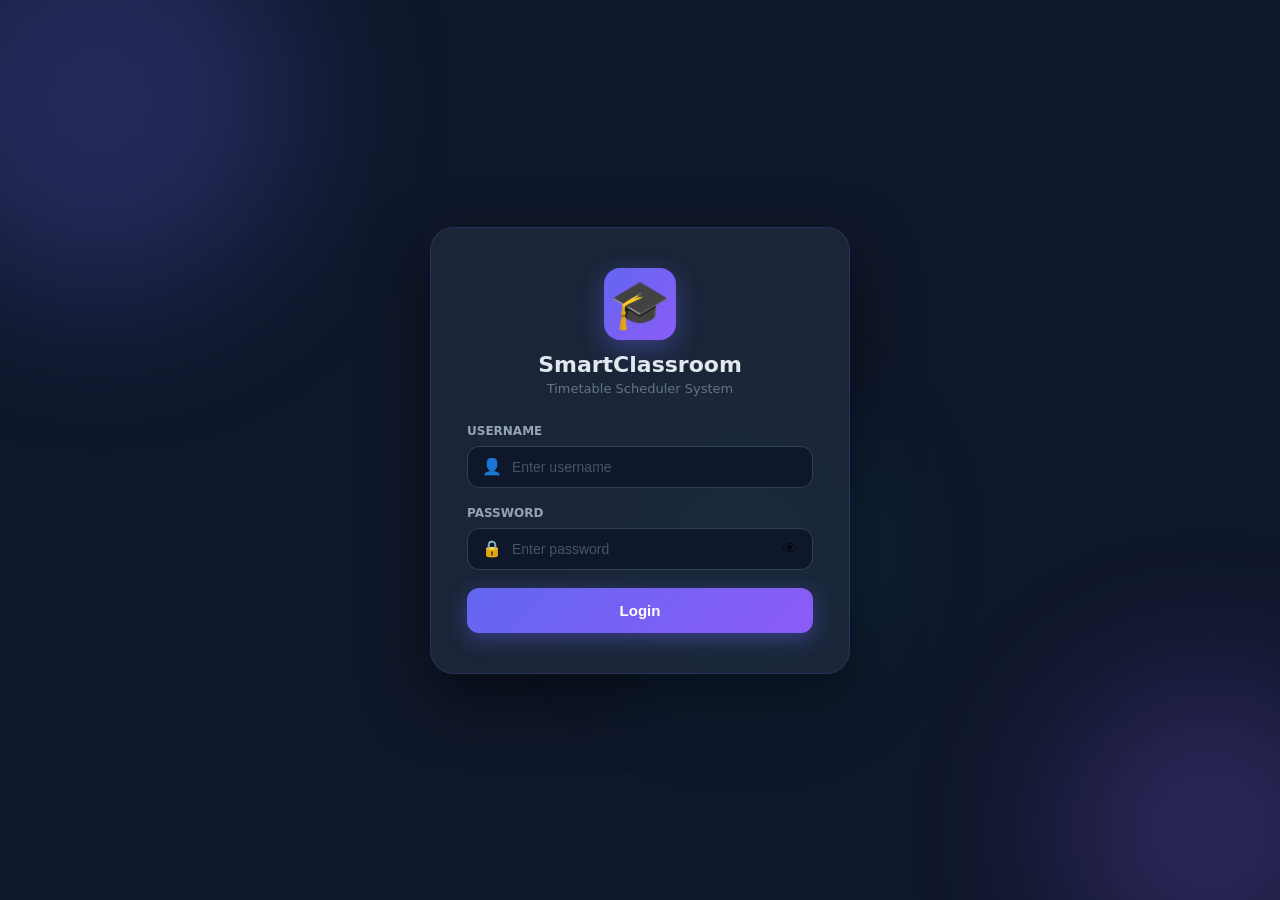
<file: index.html>
<!DOCTYPE html>
<html lang="en">
<head>
  <meta charset="UTF-8" />
  <meta name="viewport" content="width=device-width, initial-scale=1.0"/>
  <title>SmartClassroom - Login</title>
  <link rel="stylesheet" href="style.css" />
</head>
<body>

  <div class="bg-shapes">
    <div class="shape s1"></div>
    <div class="shape s2"></div>
    <div class="shape s3"></div>
  </div>

  <div class="login-wrapper">
    <div class="login-card">

      <div class="logo">
        <div class="logo-icon">🎓</div>
        <h1>SmartClassroom</h1>
        <p>Timetable Scheduler System</p>
      </div>

      <form id="loginForm" onsubmit="handleLogin(event)">

        <div class="input-group">
          <label>USERNAME</label>
          <div class="input-box">
            <span class="icon">👤</span>
            <input type="text" id="username"
                   placeholder="Enter username" required />
          </div>
        </div>

        <div class="input-group">
          <label>PASSWORD</label>
          <div class="input-box">
            <span class="icon">🔒</span>
            <input type="password" id="password"
                   placeholder="Enter password" required />
            <span class="toggle-pw" onclick="togglePw()">👁</span>
          </div>
        </div>

        <div id="error-msg" class="error-msg"></div>

        <button type="submit" class="login-btn">
          <span id="btn-text">Login</span>
        </button>

      </form>

    </div>
  </div>

  <script src="app.js"></script>
</body>
</html>
</file>
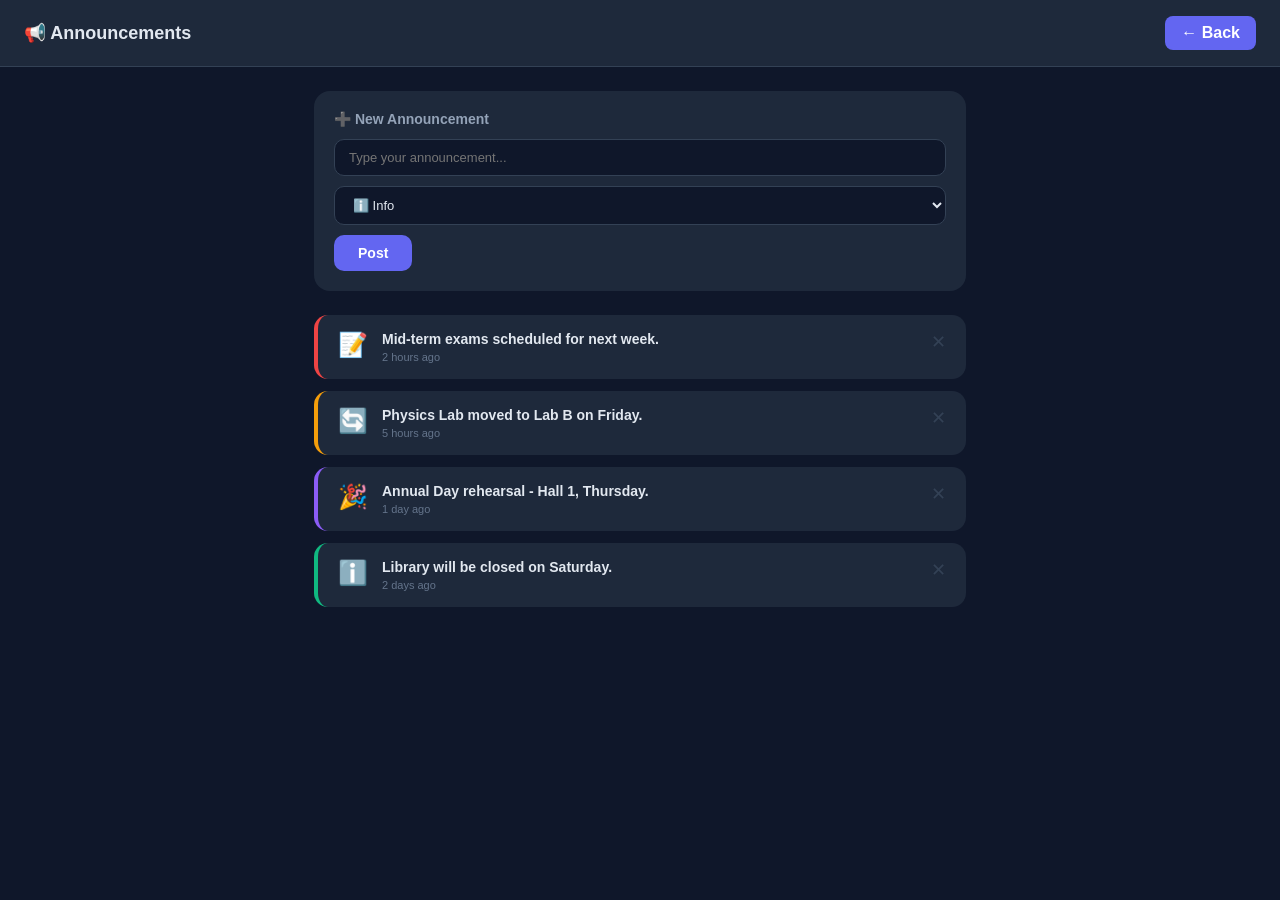
<file: announcements.html>
<!DOCTYPE html>
<html lang="en">
<head>
  <meta charset="UTF-8" />
  <meta name="viewport" content="width=device-width, initial-scale=1.0"/>
  <title>SmartClassroom - Announcements</title>
  <style>
    * { margin: 0; padding: 0; box-sizing: border-box; }
    body { font-family: 'Segoe UI', sans-serif; background: #0f172a; color: #e2e8f0; }

    .navbar {
      background: #1e293b;
      padding: 16px 24px;
      display: flex;
      align-items: center;
      justify-content: space-between;
      border-bottom: 1px solid #334155;
    }
    .navbar h1 { font-size: 18px; }
    .back-btn {
      background: #6366f1;
      color: #fff;
      border: none;
      padding: 8px 16px;
      border-radius: 8px;
      font-weight: 700;
      text-decoration: none;
    }

    .container { padding: 24px; max-width: 700px; margin: 0 auto; }

    .add-box {
      background: #1e293b;
      border-radius: 16px;
      padding: 20px;
      margin-bottom: 24px;
    }
    .add-box h2 { font-size: 14px; color: #94a3b8; margin-bottom: 12px; }
    .add-box input {
      width: 100%;
      background: #0f172a;
      border: 1.5px solid #334155;
      border-radius: 10px;
      padding: 10px 14px;
      color: #e2e8f0;
      font-size: 13px;
      margin-bottom: 10px;
      outline: none;
    }
    .add-box input:focus { border-color: #6366f1; }
    .add-box select {
      width: 100%;
      background: #0f172a;
      border: 1.5px solid #334155;
      border-radius: 10px;
      padding: 10px 14px;
      color: #e2e8f0;
      font-size: 13px;
      margin-bottom: 10px;
      outline: none;
    }
    .post-btn {
      background: #6366f1;
      color: #fff;
      border: none;
      padding: 10px 24px;
      border-radius: 10px;
      font-weight: 700;
      cursor: pointer;
      font-size: 14px;
    }
    .post-btn:hover { background: #4f46e5; }

    .list { display: flex; flex-direction: column; gap: 12px; }

    .ann-card {
      background: #1e293b;
      border-radius: 14px;
      padding: 16px 20px;
      display: flex;
      gap: 14px;
      align-items: flex-start;
      border-left: 4px solid #6366f1;
    }
    .ann-card .icon { font-size: 24px; }
    .ann-card .text { flex: 1; }
    .ann-card .text h3 { font-size: 14px; font-weight: 600; margin-bottom: 4px; }
    .ann-card .text p  { font-size: 11px; color: #64748b; }
    .ann-card .del-btn {
      background: none;
      border: none;
      color: #334155;
      cursor: pointer;
      font-size: 18px;
    }
    .ann-card .del-btn:hover { color: #ef4444; }
  </style>
</head>
<body>

  <div class="navbar">
    <h1>📢 Announcements</h1>
    <a class="back-btn" href="dashboard.html">← Back</a>
  </div>

  <div class="container">

    <div class="add-box">
      <h2>➕ New Announcement</h2>
      <input type="text" id="ann-text" placeholder="Type your announcement..." />
      <select id="ann-type">
        <option value="info">ℹ️ Info</option>
        <option value="exam">📝 Exam</option>
        <option value="event">🎉 Event</option>
        <option value="change">🔄 Schedule Change</option>
      </select>
      <button class="post-btn" onclick="addAnn()">Post</button>
    </div>

    <div class="list" id="ann-list"></div>

  </div>

  <script>
    const typeConfig = {
      info:   { icon: 'ℹ️',  color: '#10b981' },
      exam:   { icon: '📝', color: '#ef4444' },
      event:  { icon: '🎉', color: '#8b5cf6' },
      change: { icon: '🔄', color: '#f59e0b' },
    };

    let announcements = [
      { id: 1, text: 'Mid-term exams scheduled for next week.', type: 'exam',   time: '2 hours ago' },
      { id: 2, text: 'Physics Lab moved to Lab B on Friday.',   type: 'change', time: '5 hours ago' },
      { id: 3, text: 'Annual Day rehearsal - Hall 1, Thursday.', type: 'event', time: '1 day ago'   },
      { id: 4, text: 'Library will be closed on Saturday.',      type: 'info',  time: '2 days ago'  },
    ];

    function render() {
      const list = document.getElementById('ann-list');
      list.innerHTML = '';
      announcements.forEach(a => {
        const cfg = typeConfig[a.type];
        const card = document.createElement('div');
        card.className = 'ann-card';
        card.style.borderColor = cfg.color;
        card.innerHTML = `
          <div class="icon">${cfg.icon}</div>
          <div class="text">
            <h3>${a.text}</h3>
            <p>${a.time}</p>
          </div>
          <button class="del-btn" onclick="deleteAnn(${a.id})">✕</button>
        `;
        list.appendChild(card);
      });
    }

    function addAnn() {
      const text = document.getElementById('ann-text').value.trim();
      const type = document.getElementById('ann-type').value;
      if (!text) return;
      announcements.unshift({ id: Date.now(), text, type, time: 'Just now' });
      document.getElementById('ann-text').value = '';
      render();
    }

    function deleteAnn(id) {
      announcements = announcements.filter(a => a.id !== id);
      render();
    }

    render();
  </script>

</body>
</html>
</file>
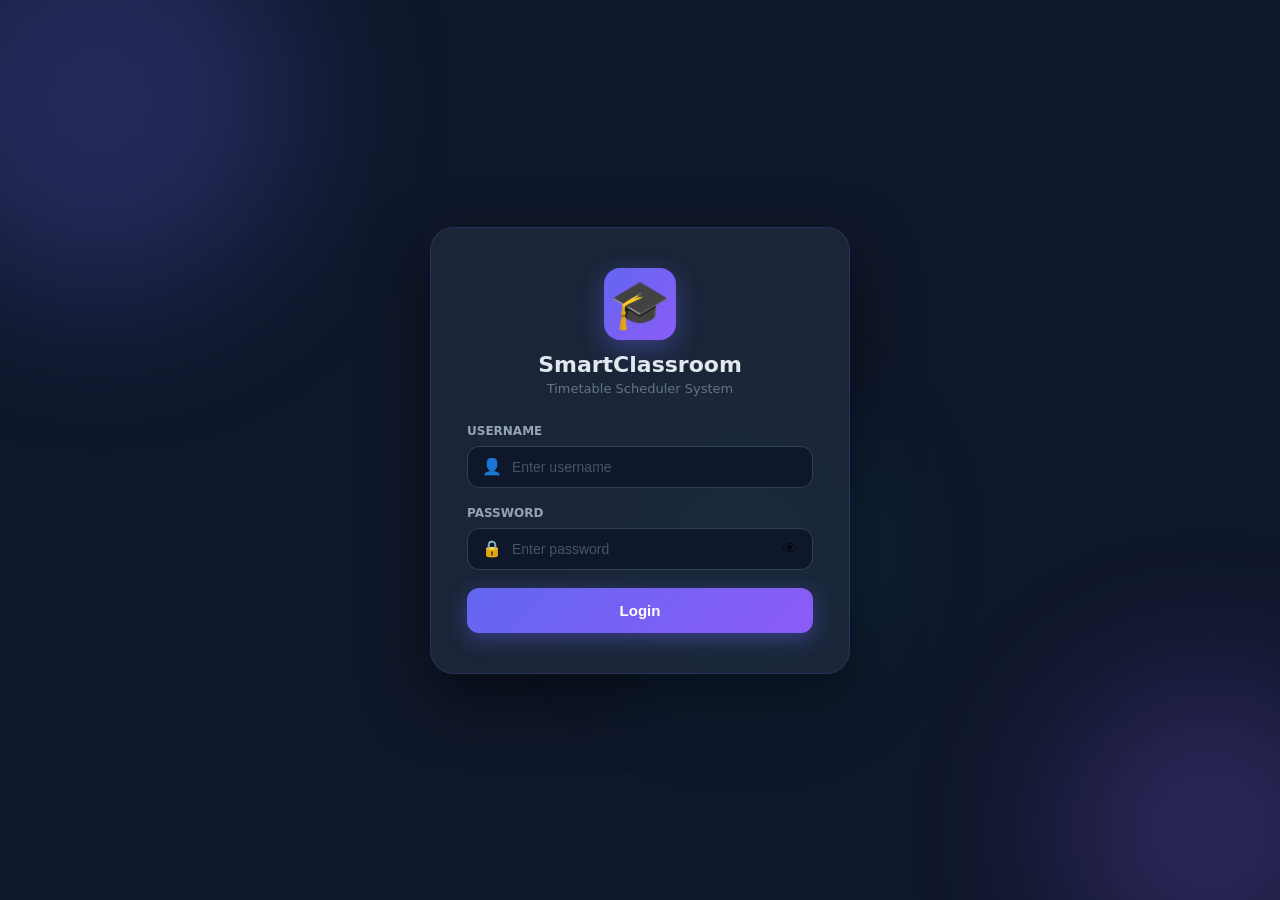
<file: dashboard.html>
<!DOCTYPE html>
<html lang="en">
<head>
  <meta charset="UTF-8" />
  <meta name="viewport" content="width=device-width, initial-scale=1.0"/>
  <title>SmartClassroom - Dashboard</title>
  <style>
    * { margin: 0; padding: 0; box-sizing: border-box; }
    body { font-family: 'Segoe UI', sans-serif; background: #0f172a; color: #e2e8f0; }

    .navbar {
      background: #1e293b;
      padding: 16px 24px;
      display: flex;
      align-items: center;
      justify-content: space-between;
      border-bottom: 1px solid #334155;
    }
    .navbar h1 { font-size: 18px; }
    .logout-btn {
      background: #ef4444;
      color: #fff;
      border: none;
      padding: 8px 16px;
      border-radius: 8px;
      cursor: pointer;
      font-weight: 700;
    }

    .welcome {
      text-align: center;
      padding: 32px 24px 8px;
      font-size: 16px;
      color: #94a3b8;
    }
    .welcome span { color: #6366f1; font-weight: 700; }

    .menu {
      display: grid;
      grid-template-columns: repeat(2, 1fr);
      gap: 16px;
      padding: 24px;
      max-width: 600px;
      margin: 0 auto;
    }
    .menu-card {
      background: #1e293b;
      border-radius: 16px;
      padding: 28px 20px;
      text-align: center;
      cursor: pointer;
      border: 2px solid transparent;
      transition: all 0.2s;
      text-decoration: none;
    }
    .menu-card:hover {
      border-color: #6366f1;
      transform: translateY(-4px);
    }
    .menu-card .icon { font-size: 40px; margin-bottom: 12px; }
    .menu-card h2 { color: #e2e8f0; font-size: 15px; font-weight: 700; }
    .menu-card p  { color: #64748b; font-size: 12px; margin-top: 4px; }
  </style>
</head>
<body>

  <div class="navbar">
    <h1>🎓 SmartClassroom</h1>
    <div style="display:flex; align-items:center; gap:12px;">
      <span id="username-show" style="color:#64748b; font-size:13px;"></span>
      <button class="logout-btn" onclick="logout()">Logout</button>
    </div>
  </div>

  <div class="welcome">
    <p>Welcome, <span id="welcome-name"></span>! 👋</p>
  </div>

  <div class="menu">
    <a class="menu-card" href="timetable.html">
      <div class="icon">📅</div>
      <h2>Timetable</h2>
      <p>View & manage schedule</p>
    </a>
    <a class="menu-card" href="subjects.html">
      <div class="icon">📚</div>
      <h2>Subjects</h2>
      <p>Manage subjects</p>
    </a>
    <a class="menu-card" href="rooms.html">
      <div class="icon">🏫</div>
      <h2>Rooms</h2>
      <p>Classroom details</p>
    </a>
    <a class="menu-card" href="announcements.html">
      <div class="icon">📢</div>
      <h2>Announcements</h2>
      <p>Latest updates</p>
    </a>
  </div>

  <script>
    const user = sessionStorage.getItem('user');
    if (!user) {
      window.location.href = 'index.html';
    }
    document.getElementById('username-show').textContent = user;
    document.getElementById('welcome-name').textContent = user;

    function logout() {
      sessionStorage.clear();
      window.location.href = 'index.html';
    }
  </script>

</body>
</html>
</file>
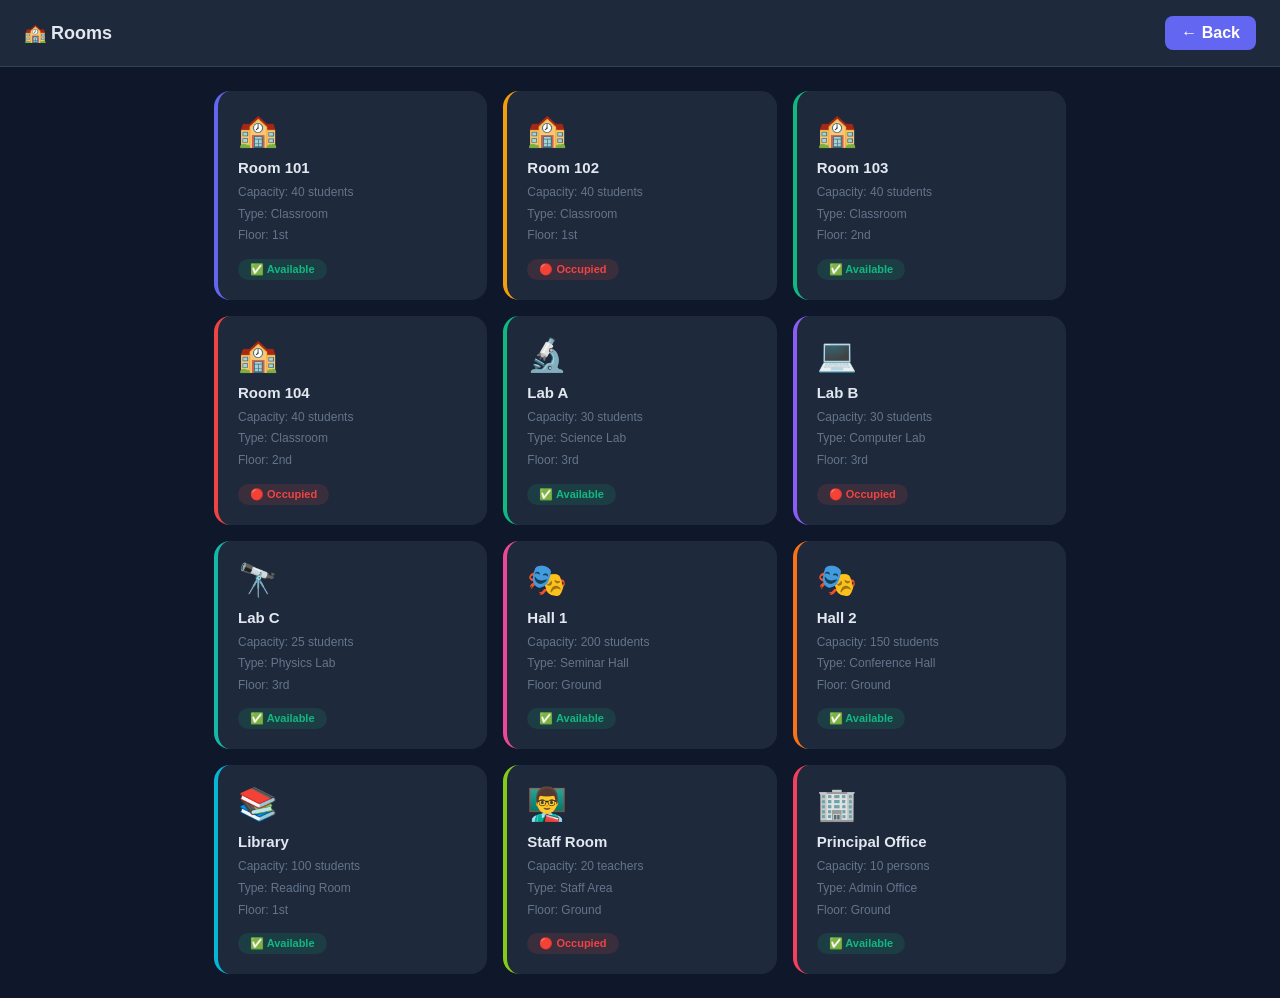
<file: rooms.html>
<!DOCTYPE html>
<html lang="en">
<head>
  <meta charset="UTF-8" />
  <meta name="viewport" content="width=device-width, initial-scale=1.0"/>
  <title>SmartClassroom - Rooms</title>
  <style>
    * { margin: 0; padding: 0; box-sizing: border-box; }
    body { font-family: 'Segoe UI', sans-serif; background: #0f172a; color: #e2e8f0; }

    .navbar {
      background: #1e293b;
      padding: 16px 24px;
      display: flex;
      align-items: center;
      justify-content: space-between;
      border-bottom: 1px solid #334155;
    }
    .navbar h1 { font-size: 18px; }
    .back-btn {
      background: #6366f1;
      color: #fff;
      border: none;
      padding: 8px 16px;
      border-radius: 8px;
      font-weight: 700;
      text-decoration: none;
    }

    .container { padding: 24px; max-width: 900px; margin: 0 auto; }

    .cards {
      display: grid;
      grid-template-columns: repeat(auto-fill, minmax(220px, 1fr));
      gap: 16px;
    }

    .card {
      background: #1e293b;
      border-radius: 16px;
      padding: 20px;
      border-left: 4px solid #6366f1;
    }
    .card .icon { font-size: 32px; margin-bottom: 10px; }
    .card h2 { font-size: 15px; font-weight: 700; margin-bottom: 6px; }
    .card p { font-size: 12px; color: #64748b; line-height: 1.8; }
    .card .status {
      margin-top: 12px;
      display: inline-block;
      padding: 4px 12px;
      border-radius: 20px;
      font-size: 11px;
      font-weight: 700;
    }
    .available { background: #10b98122; color: #10b981; }
    .occupied  { background: #ef444422; color: #ef4444; }
  </style>
</head>
<body>

  <div class="navbar">
    <h1>🏫 Rooms</h1>
    <a class="back-btn" href="dashboard.html">← Back</a>
  </div>

  <div class="container">
    <div class="cards">

      <div class="card" style="border-color:#6366f1;">
        <div class="icon">🏫</div>
        <h2>Room 101</h2>
        <p>Capacity: 40 students<br/>Type: Classroom<br/>Floor: 1st</p>
        <span class="status available">✅ Available</span>
      </div>

      <div class="card" style="border-color:#f59e0b;">
        <div class="icon">🏫</div>
        <h2>Room 102</h2>
        <p>Capacity: 40 students<br/>Type: Classroom<br/>Floor: 1st</p>
        <span class="status occupied">🔴 Occupied</span>
      </div>

      <div class="card" style="border-color:#10b981;">
        <div class="icon">🏫</div>
        <h2>Room 103</h2>
        <p>Capacity: 40 students<br/>Type: Classroom<br/>Floor: 2nd</p>
        <span class="status available">✅ Available</span>
      </div>

      <div class="card" style="border-color:#ef4444;">
        <div class="icon">🏫</div>
        <h2>Room 104</h2>
        <p>Capacity: 40 students<br/>Type: Classroom<br/>Floor: 2nd</p>
        <span class="status occupied">🔴 Occupied</span>
      </div>

      <div class="card" style="border-color:#10b981;">
        <div class="icon">🔬</div>
        <h2>Lab A</h2>
        <p>Capacity: 30 students<br/>Type: Science Lab<br/>Floor: 3rd</p>
        <span class="status available">✅ Available</span>
      </div>

      <div class="card" style="border-color:#8b5cf6;">
        <div class="icon">💻</div>
        <h2>Lab B</h2>
        <p>Capacity: 30 students<br/>Type: Computer Lab<br/>Floor: 3rd</p>
        <span class="status occupied">🔴 Occupied</span>
      </div>

      <div class="card" style="border-color:#14b8a6;">
        <div class="icon">🔭</div>
        <h2>Lab C</h2>
        <p>Capacity: 25 students<br/>Type: Physics Lab<br/>Floor: 3rd</p>
        <span class="status available">✅ Available</span>
      </div>

      <div class="card" style="border-color:#ec4899;">
        <div class="icon">🎭</div>
        <h2>Hall 1</h2>
        <p>Capacity: 200 students<br/>Type: Seminar Hall<br/>Floor: Ground</p>
        <span class="status available">✅ Available</span>
      </div>

      <div class="card" style="border-color:#f97316;">
        <div class="icon">🎭</div>
        <h2>Hall 2</h2>
        <p>Capacity: 150 students<br/>Type: Conference Hall<br/>Floor: Ground</p>
        <span class="status available">✅ Available</span>
      </div>

      <div class="card" style="border-color:#06b6d4;">
        <div class="icon">📚</div>
        <h2>Library</h2>
        <p>Capacity: 100 students<br/>Type: Reading Room<br/>Floor: 1st</p>
        <span class="status available">✅ Available</span>
      </div>

      <div class="card" style="border-color:#84cc16;">
        <div class="icon">👨‍🏫</div>
        <h2>Staff Room</h2>
        <p>Capacity: 20 teachers<br/>Type: Staff Area<br/>Floor: Ground</p>
        <span class="status occupied">🔴 Occupied</span>
      </div>

      <div class="card" style="border-color:#f43f5e;">
        <div class="icon">🏢</div>
        <h2>Principal Office</h2>
        <p>Capacity: 10 persons<br/>Type: Admin Office<br/>Floor: Ground</p>
        <span class="status available">✅ Available</span>
      </div>

    </div>
  </div>

</body>
</html>
</file>
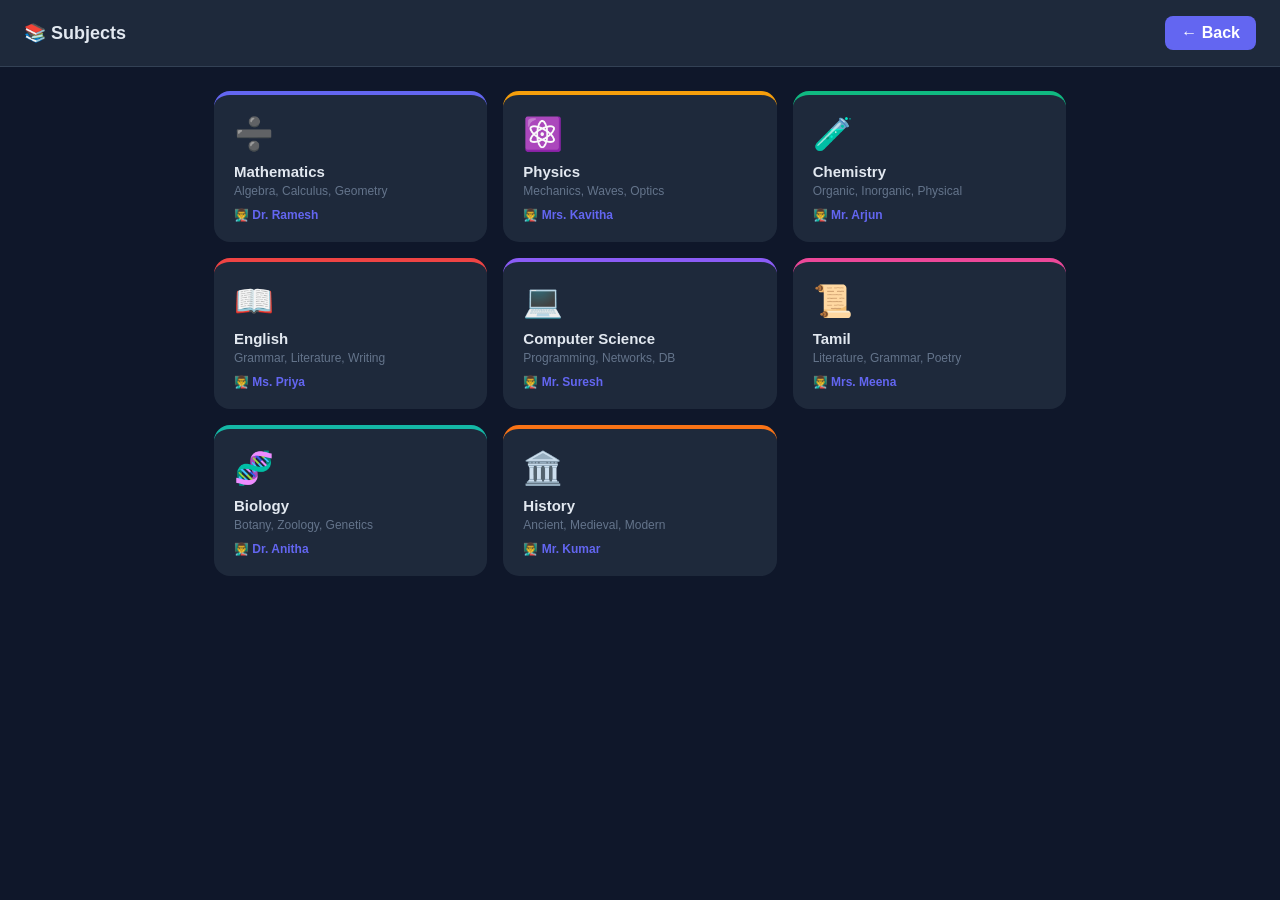
<file: subjects.html>
<!DOCTYPE html>
<html lang="en">
<head>
  <meta charset="UTF-8" />
  <meta name="viewport" content="width=device-width, initial-scale=1.0"/>
  <title>SmartClassroom - Subjects</title>
  <style>
    * { margin: 0; padding: 0; box-sizing: border-box; }
    body { font-family: 'Segoe UI', sans-serif; background: #0f172a; color: #e2e8f0; }

    .navbar {
      background: #1e293b;
      padding: 16px 24px;
      display: flex;
      align-items: center;
      justify-content: space-between;
      border-bottom: 1px solid #334155;
    }
    .navbar h1 { font-size: 18px; }
    .back-btn {
      background: #6366f1;
      color: #fff;
      border: none;
      padding: 8px 16px;
      border-radius: 8px;
      font-weight: 700;
      text-decoration: none;
    }

    .container { padding: 24px; max-width: 900px; margin: 0 auto; }

    .cards {
      display: grid;
      grid-template-columns: repeat(auto-fill, minmax(220px, 1fr));
      gap: 16px;
    }

    .card {
      background: #1e293b;
      border-radius: 16px;
      padding: 20px;
      border-top: 4px solid #6366f1;
      cursor: pointer;
      transition: all 0.2s;
    }
    .card:hover { transform: translateY(-4px); box-shadow: 0 8px 24px #0006; }
    .card .icon { font-size: 32px; margin-bottom: 10px; }
    .card h2 { font-size: 15px; font-weight: 700; margin-bottom: 4px; }
    .card p { font-size: 12px; color: #64748b; }
    .card .teacher {
      margin-top: 10px;
      font-size: 12px;
      color: #6366f1;
      font-weight: 600;
    }

    /* Modal */
    .modal-bg {
      display: none;
      position: fixed;
      inset: 0;
      background: #000a;
      z-index: 999;
      align-items: center;
      justify-content: center;
    }
    .modal-bg.show { display: flex; }

    .modal {
      background: #1e293b;
      border-radius: 20px;
      padding: 28px;
      width: 90%;
      max-width: 420px;
      box-shadow: 0 20px 60px #0008;
      animation: popIn 0.3s ease;
    }
    @keyframes popIn {
      from { transform: scale(0.9); opacity: 0; }
      to   { transform: scale(1);   opacity: 1; }
    }

    .modal-header {
      display: flex;
      align-items: center;
      justify-content: space-between;
      margin-bottom: 20px;
    }
    .modal-header h2 { font-size: 18px; font-weight: 800; }
    .close-btn {
      background: #334155;
      border: none;
      color: #e2e8f0;
      width: 32px;
      height: 32px;
      border-radius: 50%;
      cursor: pointer;
      font-size: 16px;
    }

    .detail-row {
      display: flex;
      align-items: flex-start;
      gap: 12px;
      padding: 12px 0;
      border-bottom: 1px solid #334155;
    }
    .detail-row:last-child { border-bottom: none; }
    .detail-row .d-icon { font-size: 20px; width: 28px; }
    .detail-row .d-info { flex: 1; }
    .detail-row .d-label { font-size: 10px; color: #64748b; text-transform: uppercase; font-weight: 700; margin-bottom: 2px; }
    .detail-row .d-value { font-size: 14px; color: #e2e8f0; font-weight: 600; }

    .class-tags { display: flex; flex-wrap: wrap; gap: 6px; margin-top: 4px; }
    .class-tag {
      background: #6366f122;
      color: #6366f1;
      padding: 3px 10px;
      border-radius: 20px;
      font-size: 11px;
      font-weight: 700;
    }
  </style>
</head>
<body>

  <div class="navbar">
    <h1>📚 Subjects</h1>
    <a class="back-btn" href="dashboard.html">← Back</a>
  </div>

  <div class="container">
    <div class="cards" id="cards"></div>
  </div>

  <!-- Modal -->
  <div class="modal-bg" id="modal-bg" onclick="closeModal(event)">
    <div class="modal" id="modal">
      <div class="modal-header">
        <h2 id="m-title"></h2>
        <button class="close-btn" onclick="closeModalBtn()">✕</button>
      </div>
      <div class="detail-row">
        <div class="d-icon">👨‍🏫</div>
        <div class="d-info">
          <div class="d-label">Teacher</div>
          <div class="d-value" id="m-teacher"></div>
        </div>
      </div>
      <div class="detail-row">
        <div class="d-icon">📞</div>
        <div class="d-info">
          <div class="d-label">Phone</div>
          <div class="d-value" id="m-phone"></div>
        </div>
      </div>
      <div class="detail-row">
        <div class="d-icon">📧</div>
        <div class="d-info">
          <div class="d-label">Email</div>
          <div class="d-value" id="m-email"></div>
        </div>
      </div>
      <div class="detail-row">
        <div class="d-icon">🕐</div>
        <div class="d-info">
          <div class="d-label">Available Time</div>
          <div class="d-value" id="m-time"></div>
        </div>
      </div>
      <div class="detail-row">
        <div class="d-icon">🏫</div>
        <div class="d-info">
          <div class="d-label">Classes</div>
          <div class="class-tags" id="m-classes"></div>
        </div>
      </div>
    </div>
  </div>

  <script>
    const subjects = [
      {
        name: 'Mathematics', icon: '➗', color: '#6366f1', desc: 'Algebra, Calculus, Geometry',
        teacher: 'Dr. Ramesh', phone: '9876543210', email: 'ramesh@school.com',
        time: 'Mon-Fri 8AM-10AM', classes: ['10A', '11B', '12A']
      },
      {
        name: 'Physics', icon: '⚛️', color: '#f59e0b', desc: 'Mechanics, Waves, Optics',
        teacher: 'Mrs. Kavitha', phone: '9876543211', email: 'kavitha@school.com',
        time: 'Mon-Fri 9AM-11AM', classes: ['11A', '11B', '12B']
      },
      {
        name: 'Chemistry', icon: '🧪', color: '#10b981', desc: 'Organic, Inorganic, Physical',
        teacher: 'Mr. Arjun', phone: '9876543212', email: 'arjun@school.com',
        time: 'Tue-Sat 10AM-12PM', classes: ['10B', '11A', '12A']
      },
      {
        name: 'English', icon: '📖', color: '#ef4444', desc: 'Grammar, Literature, Writing',
        teacher: 'Ms. Priya', phone: '9876543213', email: 'priya@school.com',
        time: 'Mon-Fri 11AM-1PM', classes: ['10A', '10B', '11A']
      },
      {
        name: 'Computer Science', icon: '💻', color: '#8b5cf6', desc: 'Programming, Networks, DB',
        teacher: 'Mr. Suresh', phone: '9876543214', email: 'suresh@school.com',
        time: 'Mon-Wed 8AM-10AM', classes: ['11B', '12A', '12B']
      },
      {
        name: 'Tamil', icon: '📜', color: '#ec4899', desc: 'Literature, Grammar, Poetry',
        teacher: 'Mrs. Meena', phone: '9876543215', email: 'meena@school.com',
        time: 'Mon-Sat 8AM-9AM', classes: ['10A', '10B', '11A', '11B']
      },
      {
        name: 'Biology', icon: '🧬', color: '#14b8a6', desc: 'Botany, Zoology, Genetics',
        teacher: 'Dr. Anitha', phone: '9876543216', email: 'anitha@school.com',
        time: 'Tue-Fri 1PM-3PM', classes: ['11A', '12A', '12B']
      },
      {
        name: 'History', icon: '🏛️', color: '#f97316', desc: 'Ancient, Medieval, Modern',
        teacher: 'Mr. Kumar', phone: '9876543217', email: 'kumar@school.com',
        time: 'Mon-Thu 2PM-4PM', classes: ['10A', '10B', '11B']
      },
    ];

    // Render cards
    const container = document.getElementById('cards');
    subjects.forEach((s, i) => {
      const card = document.createElement('div');
      card.className = 'card';
      card.style.borderColor = s.color;
      card.innerHTML = `
        <div class="icon">${s.icon}</div>
        <h2>${s.name}</h2>
        <p>${s.desc}</p>
        <div class="teacher">👨‍🏫 ${s.teacher}</div>
      `;
      card.onclick = () => openModal(i);
      container.appendChild(card);
    });

    function openModal(i) {
      const s = subjects[i];
      document.getElementById('m-title').textContent = s.name;
      document.getElementById('m-teacher').textContent = s.teacher;
      document.getElementById('m-phone').textContent = s.phone;
      document.getElementById('m-email').textContent = s.email;
      document.getElementById('m-time').textContent = s.time;

      const tags = document.getElementById('m-classes');
      tags.innerHTML = '';
      s.classes.forEach(c => {
        const tag = document.createElement('span');
        tag.className = 'class-tag';
        tag.textContent = c;
        tags.appendChild(tag);
      });

      document.getElementById('modal-bg').classList.add('show');
    }

    function closeModal(e) {
      if (e.target === document.getElementById('modal-bg')) {
        document.getElementById('modal-bg').classList.remove('show');
      }
    }

    function closeModalBtn() {
      document.getElementById('modal-bg').classList.remove('show');
    }
  </script>

</body>
</html>
</file>
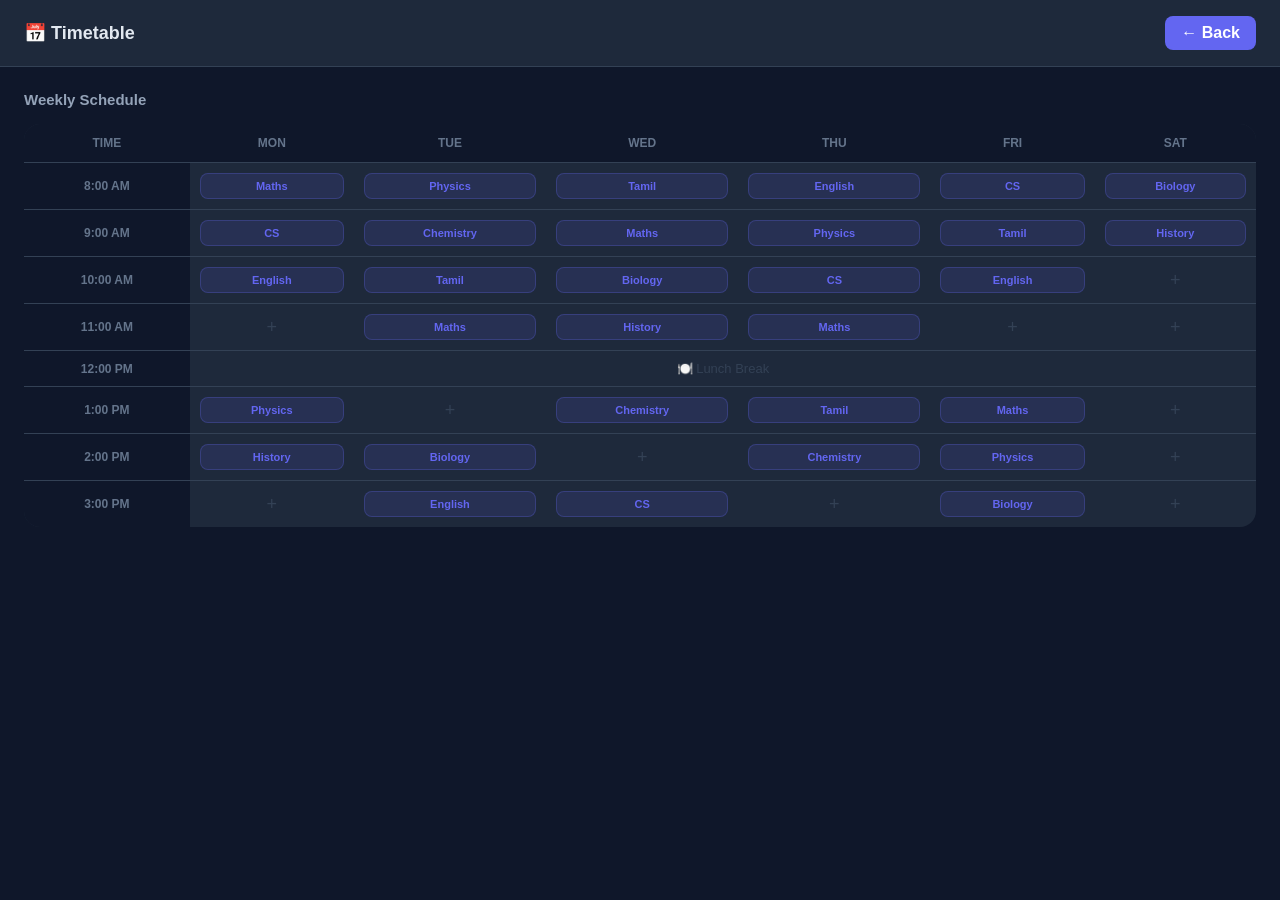
<file: timetable.html>
<!DOCTYPE html>
<html lang="en">
<head>
  <meta charset="UTF-8" />
  <meta name="viewport" content="width=device-width, initial-scale=1.0"/>
  <title>SmartClassroom - Timetable</title>
  <style>
    * { margin: 0; padding: 0; box-sizing: border-box; }
    body { font-family: 'Segoe UI', sans-serif; background: #0f172a; color: #e2e8f0; }

    .navbar {
      background: #1e293b;
      padding: 16px 24px;
      display: flex;
      align-items: center;
      justify-content: space-between;
      border-bottom: 1px solid #334155;
    }
    .navbar h1 { font-size: 18px; }
    .back-btn {
      background: #6366f1;
      color: #fff;
      border: none;
      padding: 8px 16px;
      border-radius: 8px;
      cursor: pointer;
      font-weight: 700;
      text-decoration: none;
    }

    .container { padding: 24px; overflow-x: auto; }

    h2 { margin-bottom: 16px; color: #94a3b8; font-size: 15px; }

    table {
      width: 100%;
      border-collapse: collapse;
      min-width: 700px;
      background: #1e293b;
      border-radius: 16px;
      overflow: hidden;
    }
    th {
      background: #0f172a;
      padding: 12px 16px;
      font-size: 12px;
      color: #64748b;
      font-weight: 700;
      text-align: center;
    }
    td {
      padding: 10px;
      border-top: 1px solid #334155;
      text-align: center;
      font-size: 13px;
    }
    .time-col {
      color: #64748b;
      font-weight: 700;
      font-size: 12px;
      background: #0f172a;
    }
    .slot {
      background: #6366f122;
      border: 1.5px solid #6366f144;
      border-radius: 8px;
      padding: 6px 4px;
      font-size: 11px;
      font-weight: 700;
      color: #6366f1;
    }
    .empty {
      color: #334155;
      font-size: 18px;
    }
  </style>
</head>
<body>

  <div class="navbar">
    <h1>📅 Timetable</h1>
    <a class="back-btn" href="dashboard.html">← Back</a>
  </div>

  <div class="container">
    <h2>Weekly Schedule</h2>
    <table>
      <thead>
        <tr>
          <th>TIME</th>
          <th>MON</th>
          <th>TUE</th>
          <th>WED</th>
          <th>THU</th>
          <th>FRI</th>
          <th>SAT</th>
        </tr>
      </thead>
      <tbody>
        <tr>
          <td class="time-col">8:00 AM</td>
          <td><div class="slot">Maths</div></td>
          <td><div class="slot">Physics</div></td>
          <td><div class="slot">Tamil</div></td>
          <td><div class="slot">English</div></td>
          <td><div class="slot">CS</div></td>
          <td><div class="slot">Biology</div></td>
        </tr>
        <tr>
          <td class="time-col">9:00 AM</td>
          <td><div class="slot">CS</div></td>
          <td><div class="slot">Chemistry</div></td>
          <td><div class="slot">Maths</div></td>
          <td><div class="slot">Physics</div></td>
          <td><div class="slot">Tamil</div></td>
          <td><div class="slot">History</div></td>
        </tr>
        <tr>
          <td class="time-col">10:00 AM</td>
          <td><div class="slot">English</div></td>
          <td><div class="slot">Tamil</div></td>
          <td><div class="slot">Biology</div></td>
          <td><div class="slot">CS</div></td>
          <td><div class="slot">English</div></td>
          <td class="empty">+</td>
        </tr>
        <tr>
          <td class="time-col">11:00 AM</td>
          <td class="empty">+</td>
          <td><div class="slot">Maths</div></td>
          <td><div class="slot">History</div></td>
          <td><div class="slot">Maths</div></td>
          <td class="empty">+</td>
          <td class="empty">+</td>
        </tr>
        <tr>
          <td class="time-col">12:00 PM</td>
          <td colspan="6" style="color:#334155; font-size:13px;">🍽️ Lunch Break</td>
        </tr>
        <tr>
          <td class="time-col">1:00 PM</td>
          <td><div class="slot">Physics</div></td>
          <td class="empty">+</td>
          <td><div class="slot">Chemistry</div></td>
          <td><div class="slot">Tamil</div></td>
          <td><div class="slot">Maths</div></td>
          <td class="empty">+</td>
        </tr>
        <tr>
          <td class="time-col">2:00 PM</td>
          <td><div class="slot">History</div></td>
          <td><div class="slot">Biology</div></td>
          <td class="empty">+</td>
          <td><div class="slot">Chemistry</div></td>
          <td><div class="slot">Physics</div></td>
          <td class="empty">+</td>
        </tr>
        <tr>
          <td class="time-col">3:00 PM</td>
          <td class="empty">+</td>
          <td><div class="slot">English</div></td>
          <td><div class="slot">CS</div></td>
          <td class="empty">+</td>
          <td><div class="slot">Biology</div></td>
          <td class="empty">+</td>
        </tr>
      </tbody>
    </table>
  </div>

</body>
</html>
</file>
<file: style.css>
* {
  margin: 0;
  padding: 0;
  box-sizing: border-box;
}

body {
  font-family: 'Segoe UI', system-ui, sans-serif;
  background: #0f172a;
  min-height: 100vh;
  display: flex;
  align-items: center;
  justify-content: center;
  overflow: hidden;
}

.bg-shapes { position: fixed; inset: 0; z-index: 0; }
.shape {
  position: absolute;
  border-radius: 50%;
  filter: blur(80px);
  opacity: 0.25;
  animation: float 8s ease-in-out infinite;
}
.s1 { width: 400px; height: 400px; background: #6366f1; top: -100px; left: -100px; }
.s2 { width: 300px; height: 300px; background: #8b5cf6; bottom: -80px; right: -80px; animation-delay: 3s; }
.s3 { width: 200px; height: 200px; background: #06b6d4; top: 50%; left: 50%; animation-delay: 5s; }

@keyframes float {
  0%, 100% { transform: translateY(0px); }
  50% { transform: translateY(-30px); }
}

.login-wrapper {
  position: relative;
  z-index: 1;
  width: 100%;
  display: flex;
  justify-content: center;
  padding: 20px;
}

.login-card {
  background: rgba(30, 41, 59, 0.85);
  backdrop-filter: blur(20px);
  border: 1px solid rgba(99, 102, 241, 0.2);
  border-radius: 24px;
  padding: 40px 36px;
  width: 100%;
  max-width: 420px;
  box-shadow: 0 25px 60px rgba(0,0,0,0.5);
  animation: slideUp 0.5s ease;
}

@keyframes slideUp {
  from { opacity: 0; transform: translateY(30px); }
  to   { opacity: 1; transform: translateY(0); }
}

.logo { text-align: center; margin-bottom: 28px; }
.logo-icon {
  font-size: 48px;
  display: inline-block;
  background: linear-gradient(135deg, #6366f1, #8b5cf6);
  border-radius: 16px;
  width: 72px; height: 72px;
  line-height: 72px;
  margin-bottom: 12px;
  box-shadow: 0 8px 24px rgba(99,102,241,0.4);
}
.logo h1 { color: #e2e8f0; font-size: 22px; font-weight: 800; }
.logo p  { color: #64748b; font-size: 13px; margin-top: 4px; }

.role-tabs {
  display: flex;
  background: #0f172a;
  border-radius: 12px;
  padding: 4px;
  margin-bottom: 24px;
  gap: 4px;
}
.role-btn {
  flex: 1;
  padding: 8px;
  border: none;
  border-radius: 9px;
  background: transparent;
  color: #64748b;
  font-weight: 600;
  font-size: 13px;
  cursor: pointer;
  transition: all 0.2s;
}
.role-btn.active {
  background: #6366f1;
  color: #fff;
}

.input-group { margin-bottom: 18px; }
.input-group label {
  display: block;
  color: #94a3b8;
  font-size: 12px;
  font-weight: 700;
  margin-bottom: 8px;
  text-transform: uppercase;
}
.input-box {
  display: flex;
  align-items: center;
  background: #0f172a;
  border: 1.5px solid #334155;
  border-radius: 12px;
  padding: 0 14px;
  transition: border-color 0.2s;
}
.input-box:focus-within { border-color: #6366f1; }
.input-box .icon { font-size: 16px; margin-right: 10px; }
.input-box input {
  flex: 1;
  background: transparent;
  border: none;
  outline: none;
  color: #e2e8f0;
  font-size: 14px;
  padding: 12px 0;
}
.input-box input::placeholder { color: #475569; }
.toggle-pw { cursor: pointer; font-size: 16px; margin-left: 8px; opacity: 0.6; }

.forgot { text-align: right; margin-bottom: 20px; }
.forgot a { color: #6366f1; font-size: 12px; text-decoration: none; }

.error-msg {
  color: #ef4444;
  font-size: 13px;
  margin-bottom: 12px;
  padding: 10px 14px;
  background: rgba(239,68,68,0.1);
  border-radius: 8px;
  border-left: 3px solid #ef4444;
  display: none;
}
.error-msg.show { display: block; }

.login-btn {
  width: 100%;
  padding: 14px;
  background: linear-gradient(135deg, #6366f1, #8b5cf6);
  color: #fff;
  font-size: 15px;
  font-weight: 700;
  border: none;
  border-radius: 12px;
  cursor: pointer;
  box-shadow: 0 6px 20px rgba(99,102,241,0.4);
}
.login-btn:hover { transform: translateY(-2px); }

.hint-box {
  margin-top: 24px;
  padding: 14px;
  background: rgba(99,102,241,0.08);
  border-radius: 12px;
  border: 1px dashed #334155;
  font-size: 12px;
  color: #64748b;
  line-height: 2;
}
.hint-box p { font-weight: 700; color: #94a3b8; margin-bottom: 4px; }
.hint-box span { color: #6366f1; font-weight: 600; }
</file>
